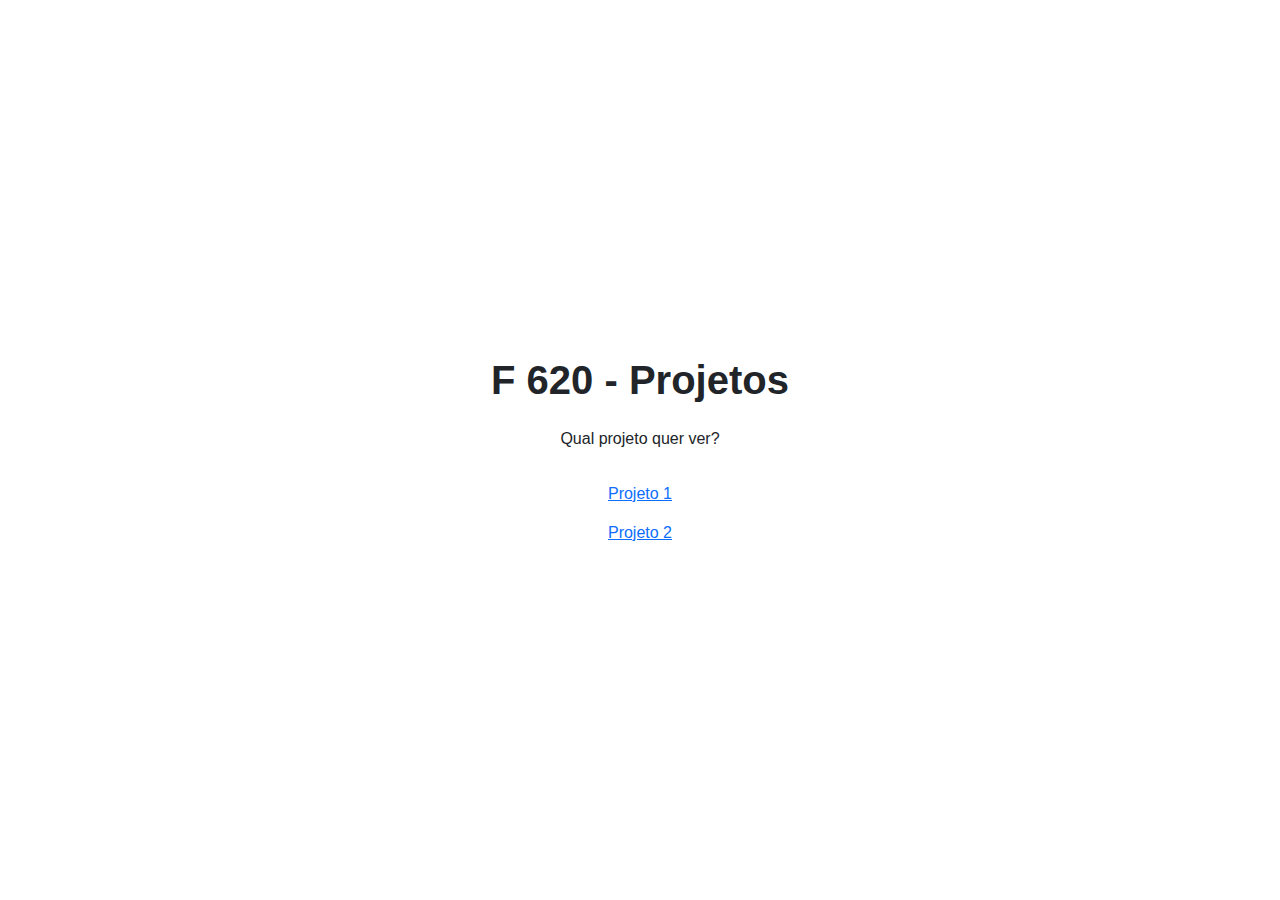
<file: index.html>
<!DOCTYPE html>
<html lang="pt-br">

<head>
    <meta charset="UTF-8">
    <meta name="viewport" content="width=device-width, initial-scale=1.0">
    <title>Projetos de F-620</title>

    <link href="https://cdn.jsdelivr.net/npm/bootstrap@5.3.3/dist/css/bootstrap.min.css" rel="stylesheet"
        integrity="sha384-QWTKZyjpPEjISv5WaRU9OFeRpok6YctnYmDr5pNlyT2bRjXh0JMhjY6hW+ALEwIH" crossorigin="anonymous">
    <link rel="stylesheet" href="style.css">

    <script src="https://cdn.jsdelivr.net/npm/bootstrap@5.3.3/dist/js/bootstrap.bundle.min.js"
        integrity="sha384-YvpcrYf0tY3lHB60NNkmXc5s9fDVZLESaAA55NDzOxhy9GkcIdslK1eN7N6jIeHz"
        crossorigin="anonymous"></script>

</head>

<body>
    <div class="container">
        <div class="row flex-column m-auto h-100 d-flex align-items-center justify-content-center py-5">
            <h1 class="col-12 fw-bold">
                F 620 - Projetos
            </h1>

            <p>Qual projeto quer ver?</p>

            <a href="./projeto1.html">Projeto 1</a>
            <a href="./projeto2.html">Projeto 2</a>
        </div>
    </div>
</body>

</html>
</file>
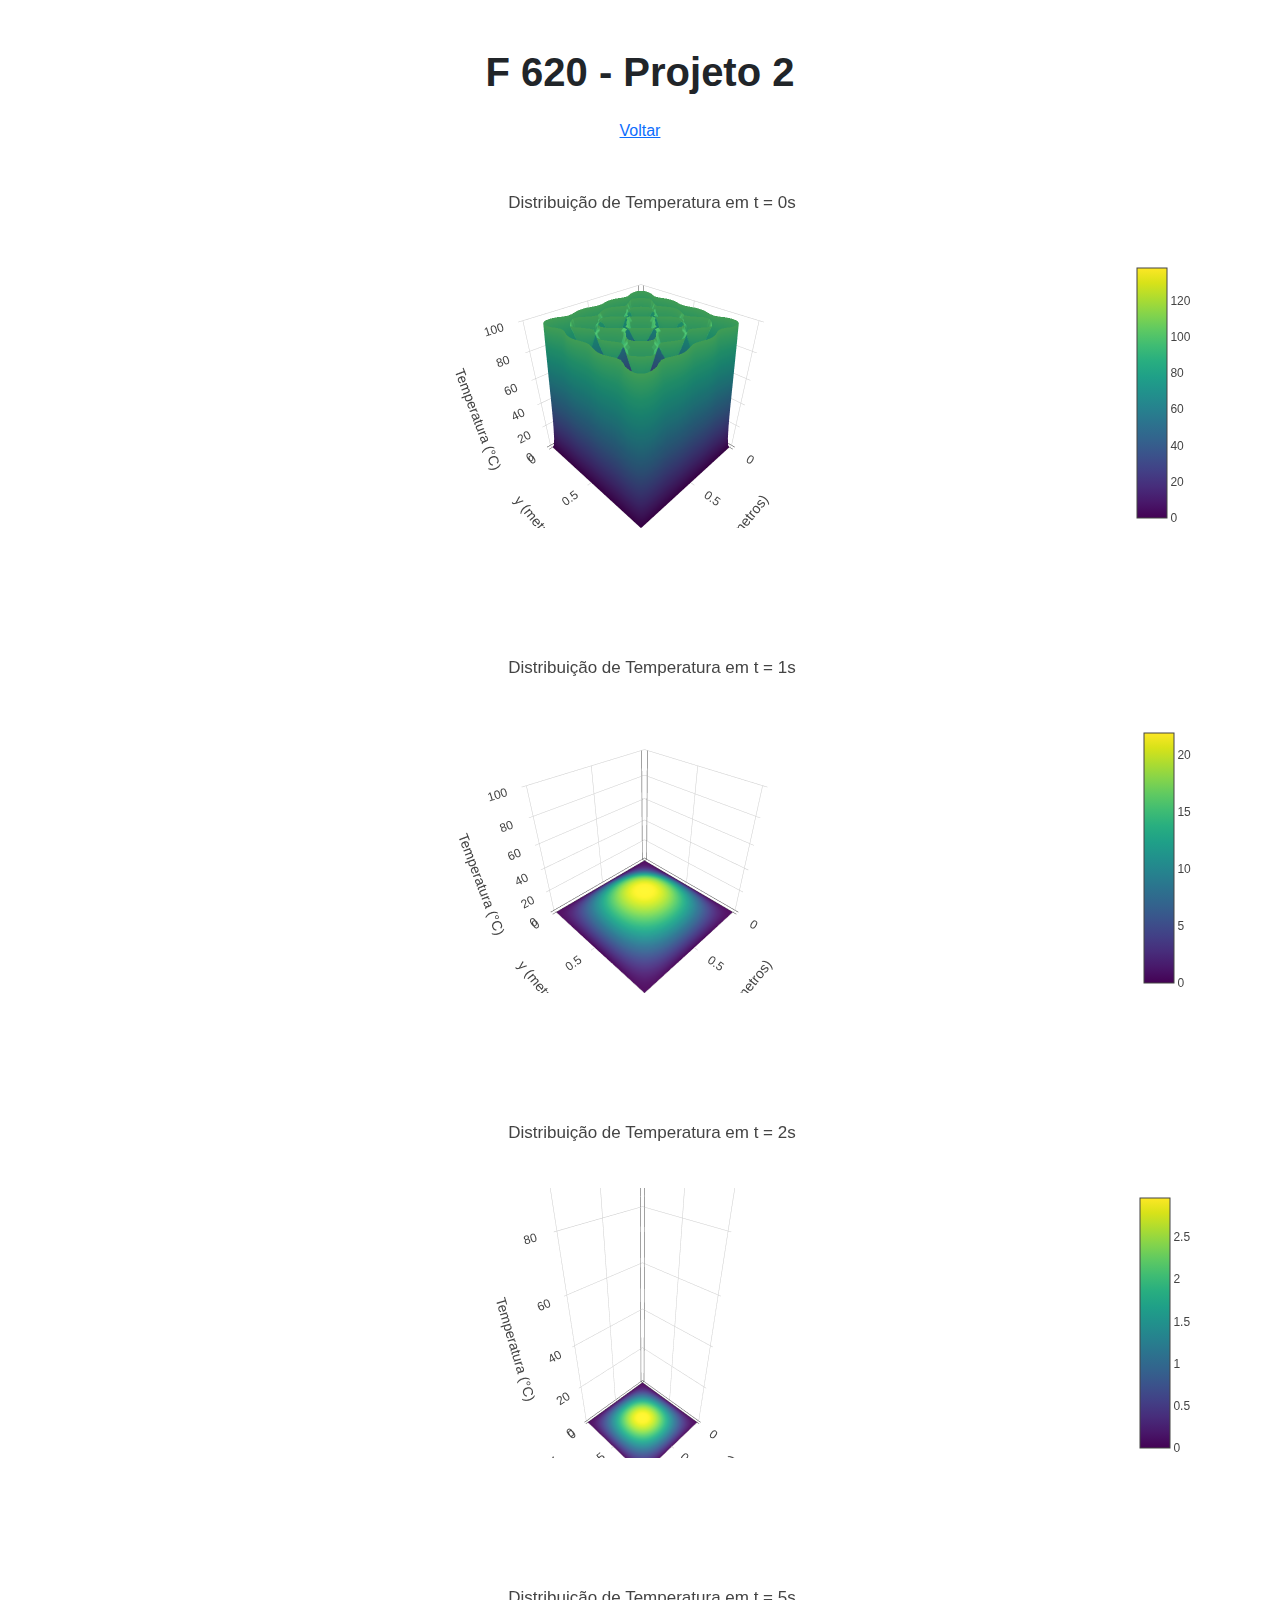
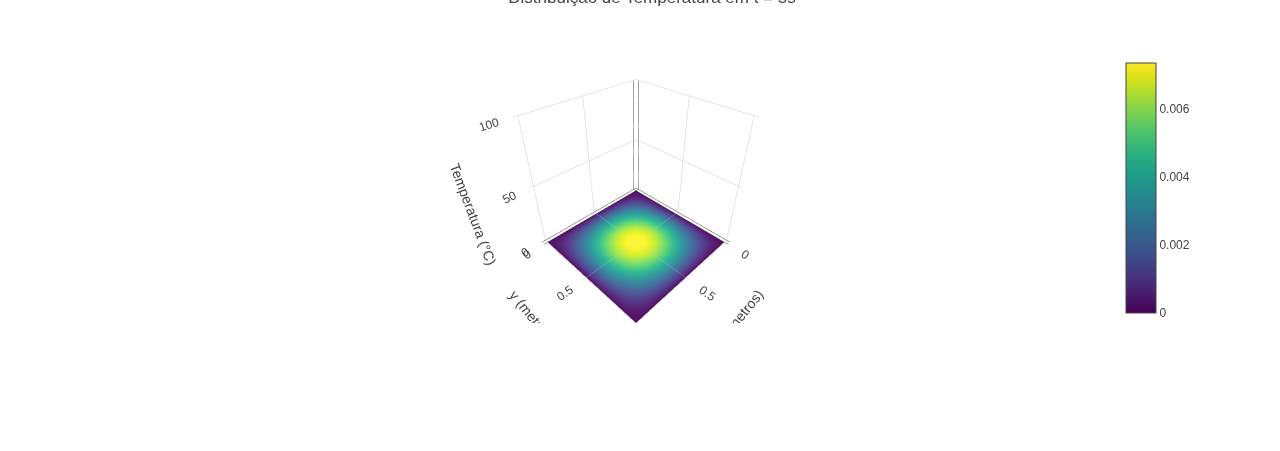
<file: projeto2.html>
<!DOCTYPE html>
<html lang="pt-br">

<head>
    <meta charset="UTF-8">
    <meta name="viewport" content="width=device-width, initial-scale=1.0">
    <title>F 620 - Projeto 2 </title>
    <link href="https://cdn.jsdelivr.net/npm/bootstrap@5.3.3/dist/css/bootstrap.min.css" rel="stylesheet"
        integrity="sha384-QWTKZyjpPEjISv5WaRU9OFeRpok6YctnYmDr5pNlyT2bRjXh0JMhjY6hW+ALEwIH" crossorigin="anonymous">
    <link rel="stylesheet" href="style.css">

    <script src="https://cdn.jsdelivr.net/npm/bootstrap@5.3.3/dist/js/bootstrap.bundle.min.js"
        integrity="sha384-YvpcrYf0tY3lHB60NNkmXc5s9fDVZLESaAA55NDzOxhy9GkcIdslK1eN7N6jIeHz"
        crossorigin="anonymous"></script>
    <script src="https://cdn.plot.ly/plotly-2.20.0.min.js"></script>
    <script lang="javascript" src="./projeto2.js"></script>
</head>

<body>
    <main>
        <div class="container">
            <div class="row flex-column m-auto  d-flex align-items-center justify-content-center py-5">
                <h1 class="col-12 fw-bold">
                    F 620 - Projeto 2
                </h1>
                <a href="./index.html">Voltar</a>
                <div id="plot-t0" class="col-12"></div>
                <div id="plot-t1" class="col-12"></div>
                <div id="plot-t2" class="col-12"></div>
                <div id="plot-t5" class="col-12"></div>
            </div>
        </div>
    </main>
</body>

</html>
</file>
<file: style.css>
* {
    font-family: "Roboto", sans-serif;
    scroll-behavior: smoth-scroll;
}

body {
  text-align: center;
}

main {
  margin: auto;
  height: 100%;
}
.row {
  min-height: 100vh;
  gap: 15px;
}

svg {
  min-height: 300px;
}
</file>
